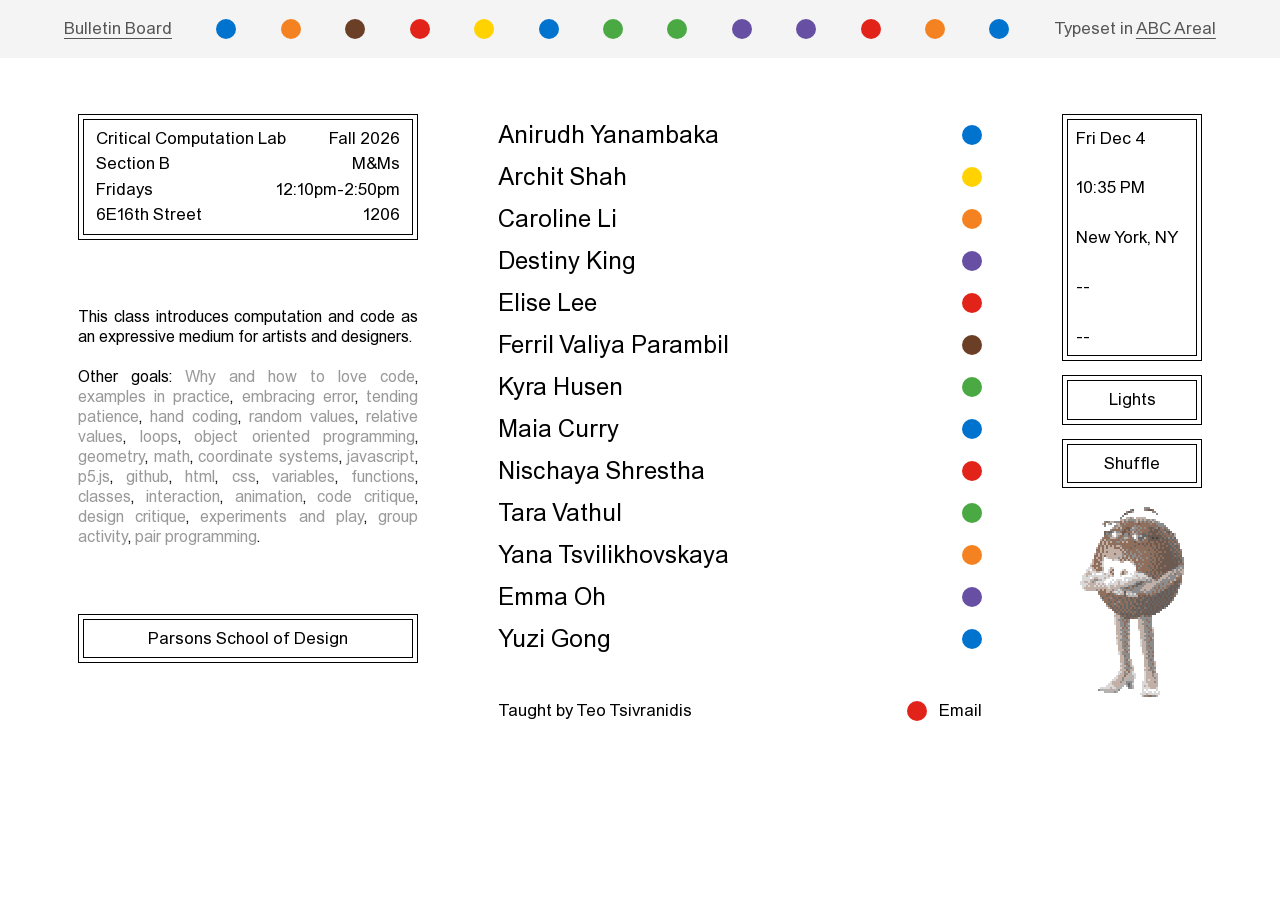
<file: index.html>
<!DOCTYPE html>
<html lang="en">
<head>
  <meta charset="UTF-8">
  <meta name="viewport" content="width=device-width, initial-scale=1">
  <title>M&amp;Ms — Critical Computation Lab</title>

  <!-- Link previews (Slack, iMessage, etc.). These can't come from data.json:
       preview bots read the HTML without running script.js -->
  <meta name="description" content="Critical Computation Lab, Section B — Parsons School of Design, Fall 2026. Taught by Teo Tsivranidis.">
  <meta property="og:type" content="website">
  <meta property="og:title" content="M&amp;Ms — Critical Computation Lab">
  <meta property="og:description" content="Critical Computation Lab, Section B — Parsons School of Design, Fall 2026. Taught by Teo Tsivranidis.">
  <meta name="twitter:card" content="summary">
  <link rel="preload" href="fonts/ABCAreal-Regular.woff2" as="font" type="font/woff2" crossorigin>
  <!-- Orange dot for link previews and bookmarks; shared.js recolors it to the theme -->
  <link rel="icon" id="favicon" href="favicon.svg">
  <link rel="apple-touch-icon" href="apple-touch-icon.png">
  <link rel="stylesheet" href="style.css">
  <!-- In the head so dark mode is on before the page draws -->
  <script src="shared.js"></script>
</head>
<body>

  <!-- Top bar: students in random order + links -->
  <nav class="bar" id="bar"></nav>

  <main>
    <!-- Left: course info, description, school -->
    <section class="col-left">
      <div class="box" id="course"></div>
      <div class="description">
        <p id="description"></p>
        <p class="goals" id="goals"></p>
      </div>
      <a class="box" id="school" target="_blank"></a>
    </section>

    <!-- Middle: students + instructor -->
    <section class="col-middle">
      <ul class="students" id="students"></ul>
      <p class="instructor" id="instructor"></p>
    </section>

    <!-- Right: date, time, weather, lights, shuffle, M&M -->
    <section class="col-right">
      <div class="box now" id="now">
        <!-- "--" holds each line's space until the clock and weather load -->
        <p id="date">--</p>
        <p id="time">--</p>
        <p id="place">--</p>
        <p id="weather">--</p>
        <p id="temp">--</p>
      </div>
      <button class="box button" id="lights" aria-pressed="false">Lights</button>
      <button class="box button" id="shuffle">Shuffle</button>
      <canvas class="mnm" id="mnm" role="img" aria-label="An M&amp;M character"></canvas>
    </section>
  </main>

  <script src="script.js"></script>
</body>
</html>
</file>
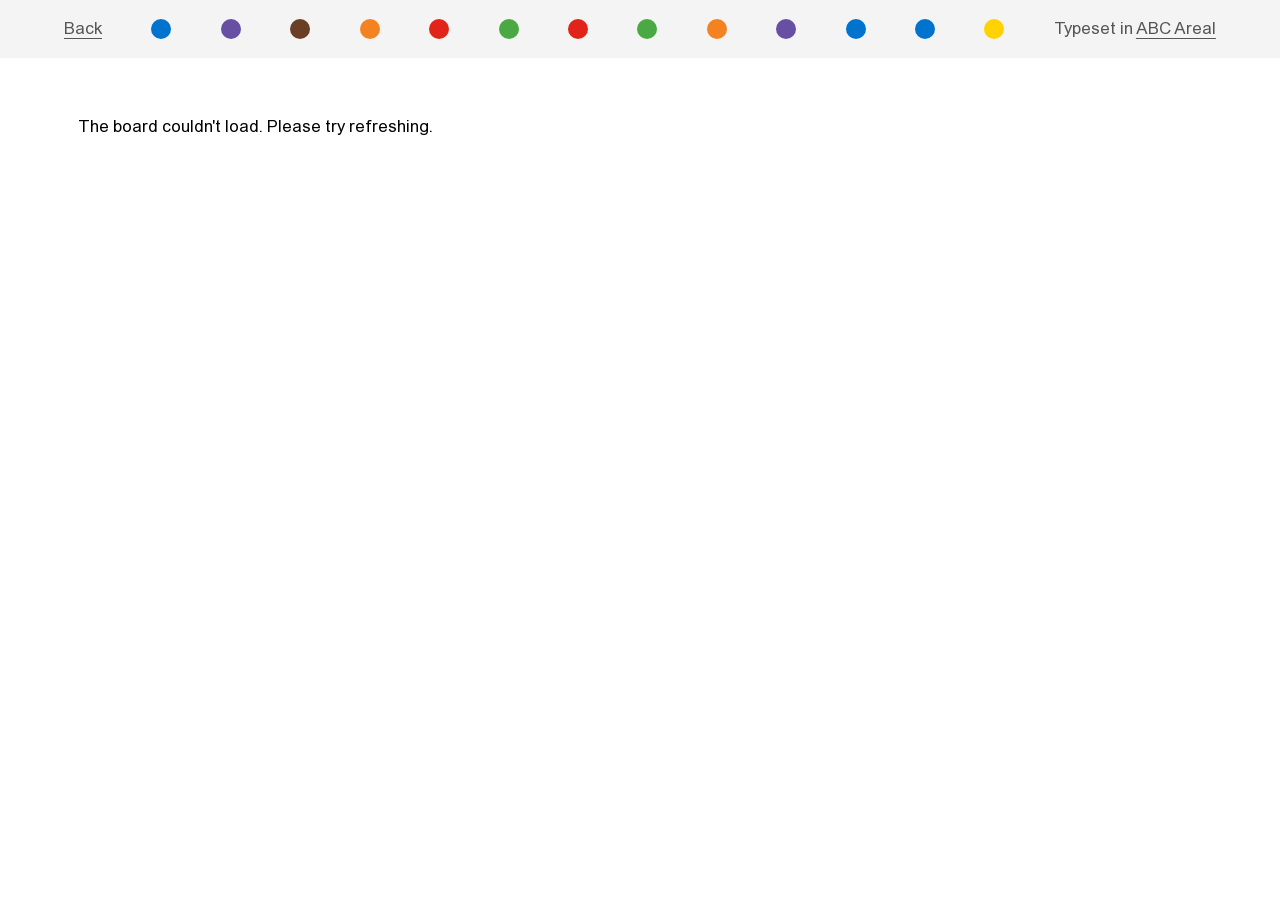
<file: bulletin.html>
<!DOCTYPE html>
<html lang="en">
<head>
  <meta charset="UTF-8">
  <meta name="viewport" content="width=device-width, initial-scale=1">
  <title>Bulletin Board — M&amp;Ms</title>
  <meta name="description" content="The Bulletin Board for Critical Computation Lab, Section B — Parsons School of Design, Fall 2026.">
  <link rel="preload" href="fonts/ABCAreal-Regular.woff2" as="font" type="font/woff2" crossorigin>
  <!-- Orange dot for link previews and bookmarks; shared.js recolors it to the theme -->
  <link rel="icon" id="favicon" href="favicon.svg">
  <link rel="apple-touch-icon" href="apple-touch-icon.png">
  <link rel="stylesheet" href="style.css">
  <!-- In the head so dark mode is on before the page draws -->
  <script src="shared.js"></script>
</head>
<body>

  <!-- The home page's bar with Back in place of Bulletin Board, filled in by
       bulletin.js (Back on its own until then) -->
  <nav class="bar" id="bar">
    <a class="link" id="bar-link" href="./">Back</a>
  </nav>

  <!-- The course's Are.na channel, filled in by bulletin.js -->
  <div class="board-page">
    <ul class="board" id="board"></ul>
  </div>

  <script src="bulletin.js"></script>
</body>
</html>
</file>
<file: style.css>
@font-face {
  font-family: "ABC Areal";
  src: url("fonts/ABCAreal-Regular.woff2") format("woff2");
  font-weight: 400;
  font-style: normal;
  font-display: swap;
}

* {
  box-sizing: border-box;
  margin: 0;
  padding: 0;
}

/* Turn off macOS rubber-band scrolling so the top bar never bounces */
html {
  overscroll-behavior: none;
}

body {
  font-family: "ABC Areal", Helvetica, Arial, sans-serif;
  font-size: 17px;
  line-height: 1.5;
  color: var(--ink);
  background: var(--paper);
  /* Every underline sits a bit below the text; in em so it scales with the
     text size (about 4px at 17px, 6px on the 24px student names) */
  text-underline-offset: 0.25em;
}

/* --theme is the current M&M's color and --cursor a dot in that color,
   both set by shared.js. The rest are the site's colors: the page, the text
   and lines, the light gray (goals), and the top bar's background and text */
:root {
  --theme: #0073CF;
  --cursor: auto;
  --paper: #fff;
  --ink: #000;
  --muted: #999;
  --bar: #f4f4f4;
  --bar-ink: #555;
}

/* Lights off: a soft dark mode, switched by the Lights button (shared.js).
   Dark gray rather than black, with the bar a step lighter than the page,
   the same way it's a step darker with the lights on */
:root[data-lights="off"] {
  --paper: #1c1c1c;
  --ink: #e8e8e8;
  --muted: #858585;
  --bar: #2a2a2a;
  --bar-ink: #b0b0b0;
  color-scheme: dark;
}

/* The dot cursor everywhere, links and buttons included */
* {
  cursor: var(--cursor);
}

::selection {
  background: color-mix(in srgb, var(--theme) 33%, transparent);
}

a {
  color: inherit;
  text-decoration: none;
}

ul {
  list-style: none;
}

/* ---------- Layout ---------- */

/* Content stops growing past 1440px and centers */
main {
  width: 100%;
  max-width: 1440px;
  margin: 0 auto;
  padding: 56px 78px 86px;
  display: grid;
  grid-template-columns: 340px 1fr auto;
  gap: 80px;
  align-items: start;
}

/* ---------- Double-line boxes ---------- */

.box {
  border: 1px solid var(--ink);
  outline: 1px solid var(--ink);
  outline-offset: 4px;
  margin: 5px; /* the outline's offset + its width, so it stays inside */
  padding: 6px 12px;
}

/* ---------- Left column ---------- */

.row {
  display: flex;
  justify-content: space-between;
  gap: 16px;
}

.description {
  margin: 72px 0;
  font-size: 16px;
  line-height: 1.25;
  text-align: justify;
}

.description p + p {
  margin-top: 1.25em;
}

/* Goals sit in light gray; the hovered one turns black */
.goals a {
  color: var(--muted);
  transition: color 0.15s;
}

.goals a:hover {
  color: var(--ink);
}

/* ---------- Middle column ---------- */

/* The whole student row is one link */
.students a,
.instructor {
  display: flex;
  justify-content: space-between;
  align-items: center;
  font-size: 24px;
  line-height: 42px;
}

.dot {
  display: inline-block;
  flex-shrink: 0;
  width: 20px;
  height: 20px;
  border-radius: 50%;
  transition: transform 0.15s;
}

/* Hovering a student's row or their bar dot underlines their name,
   like the other links */
.students li.highlight a {
  text-decoration: underline;
}

.instructor {
  margin-top: 30px;
  font-size: 17px;
}

.instructor a:hover {
  text-decoration: underline;
}

.instructor .email {
  display: flex;
  align-items: center;
  gap: 12px;
}

/* ---------- Right column ---------- */

.now {
  padding: 6px 8px;
}

.now p + p {
  margin-top: 24px;
}

#school {
  display: block;
  text-align: center;
}

#school:hover {
  text-decoration: underline;
}

/* Shuffle and Lights */
.button {
  display: block;
  width: calc(100% - 10px);
  margin-top: 24px;
  padding: 6px 8px;
  font: inherit;
  color: inherit;
  text-align: center;
  background: none;
}

.button:hover {
  text-decoration: underline;
}

/* A fixed 140 × 190 box so the column never changes width.
   script.js draws the dotted character inside it */
.mnm {
  display: block;
  width: 140px;
  height: 190px;
  margin: 24px auto 0;
}

/* Shown instead of the page if data.json can't load:
   the message, then the M&M filling the rest of the screen */
body.error {
  display: flex;
  flex-direction: column;
  height: 100vh;
  height: 100dvh;
  padding: 40px 16px;
}

.load-error {
  font-size: 24px;
  text-align: center;
}

.mnm.mnm-full {
  flex: 1;
  min-height: 0;
  width: 100%;
  height: auto;
  aspect-ratio: auto;
  margin: 24px 0 0;
}

/* ---------- Top bar ---------- */

.bar {
  position: sticky;
  top: 0;
  z-index: 2;
  display: flex;
  flex-wrap: wrap;
  justify-content: space-between;
  align-items: center;
  gap: 12px 16px;
  /* Side padding shrinks smoothly with the window, so the bar doesn't jump between layouts */
  padding: 16px clamp(16px, 5vw, 78px);
  background: var(--bar);
  font-size: 17px;
  color: var(--bar-ink);
}

/* Set by shared.js once the bar spills onto a second row */
.bar.wrapped {
  justify-content: flex-start;
}

.bar a.link {
  text-decoration: underline;
}

.bar a.link:hover {
  text-decoration: none;
}

.bar .dot:hover,
.bar .dot.highlight {
  transform: scale(1.3);
}

/* ---------- Bulletin Board page ---------- */

/* Square previews in as many columns as fit, same margins as the home page */
.board {
  max-width: 1440px;
  margin: 0 auto;
  padding: 56px 78px 86px;
  display: grid;
  grid-template-columns: repeat(auto-fill, minmax(220px, 1fr));
  gap: 56px 40px;
}

.board a {
  display: block;
}

/* Images fit inside the square, sitting on its bottom edge */
.board-preview {
  aspect-ratio: 1;
  display: flex;
  align-items: flex-end;
  justify-content: center;
}

.board-preview img {
  display: block;
  max-width: 100%;
  max-height: 100%;
}

.board-text {
  width: 100%;
  height: 100%;
  padding: 12px;
  border: 1px solid var(--ink);
  overflow: hidden;
  font-size: 14px;
  line-height: 1.3;
  white-space: pre-line;
}

/* A linked channel is a double-line box with its name and size */
.board-channel {
  align-self: stretch;
  flex: 1;
  display: flex;
  flex-direction: column;
  justify-content: center;
  align-items: center;
  gap: 4px;
  text-align: center;
}

/* Titles stop after two lines, ending in "…". The line height leaves room
   for the hover underline under the second line, which the clipping would
   otherwise cut off */
.board-title {
  margin-top: 12px;
  font-size: 16px;
  line-height: 1.4;
  display: -webkit-box;
  -webkit-box-orient: vertical;
  -webkit-line-clamp: 2;
  line-clamp: 2;
  overflow: hidden;
}

.board a:hover .board-title,
.board a:hover .board-channel span:first-child {
  text-decoration: underline;
}

/* The first post is a big M&M in the theme color, for adding to the board */
.board-add-dot {
  display: flex;
  align-items: center;
  justify-content: center;
  width: 100%;
  height: 100%;
  border-radius: 50%;
  background: var(--theme);
  color: #fff;
  font-size: 64px;
  transition: transform 0.15s;
}

/* Tilts on hover, like a pinned note hanging crooked, by a random
   --tilt that bulletin.js picks each time */
.board-add:hover .board-add-dot {
  transform: rotate(var(--tilt, -15deg));
}

.board-message {
  grid-column: 1 / -1;
}

/* ---------- Desktop: each column scrolls on its own ---------- */

@media (min-width: 1101px) {
  /* The page itself stops scrolling: bar on top, columns fill the rest */
  body {
    display: flex;
    flex-direction: column;
    height: 100vh;
    overflow: hidden;
  }

  main {
    flex: 1;
    min-height: 0;
    grid-template-rows: minmax(0, 1fr);
    align-items: stretch;
    padding: 0 78px;
  }

  main > section {
    overflow-y: auto;
    overscroll-behavior: contain;
    scrollbar-width: none; /* hide the scrollbar, still scrollable */
    padding: 56px 0 86px;
  }

  main > section::-webkit-scrollbar {
    display: none; /* same, for older Safari */
  }

  /* On the Bulletin Board, the board below the bar is what scrolls.
     (Only here: on smaller screens the page scrolls, and a scroll box with
     nothing to scroll would swallow the wheel) */
  .board-page {
    flex: 1;
    min-height: 0;
    overflow-y: auto;
    overscroll-behavior: contain;
    scrollbar-width: none;
  }

  .board-page::-webkit-scrollbar {
    display: none;
  }
}

/* ---------- Mobile: stack the columns ---------- */

@media (max-width: 1100px) {
  .board {
    grid-template-columns: repeat(auto-fill, minmax(150px, 1fr));
    gap: 40px 16px;
    padding: 44px 16px 48px;
  }

  main {
    grid-template-columns: 1fr;
    gap: 56px;
    max-width: 600px;
    margin: 0 auto;
    padding: 44px 16px 48px;
  }

  .description {
    margin: 48px 0;
  }

  .students a {
    font-size: 20px;
    line-height: 38px;
  }

  /* Weather card becomes two columns (lines fill left to right) */
  .now {
    display: grid;
    grid-template-columns: 1fr 1fr;
    gap: 16px 48px;
  }

  .now p + p {
    margin-top: 0;
  }

  /* Character box stretches to the full width, keeping its 140 × 190 shape */
  .mnm {
    width: 100%;
    height: auto;
    aspect-ratio: 140 / 190;
  }
}
</file>
